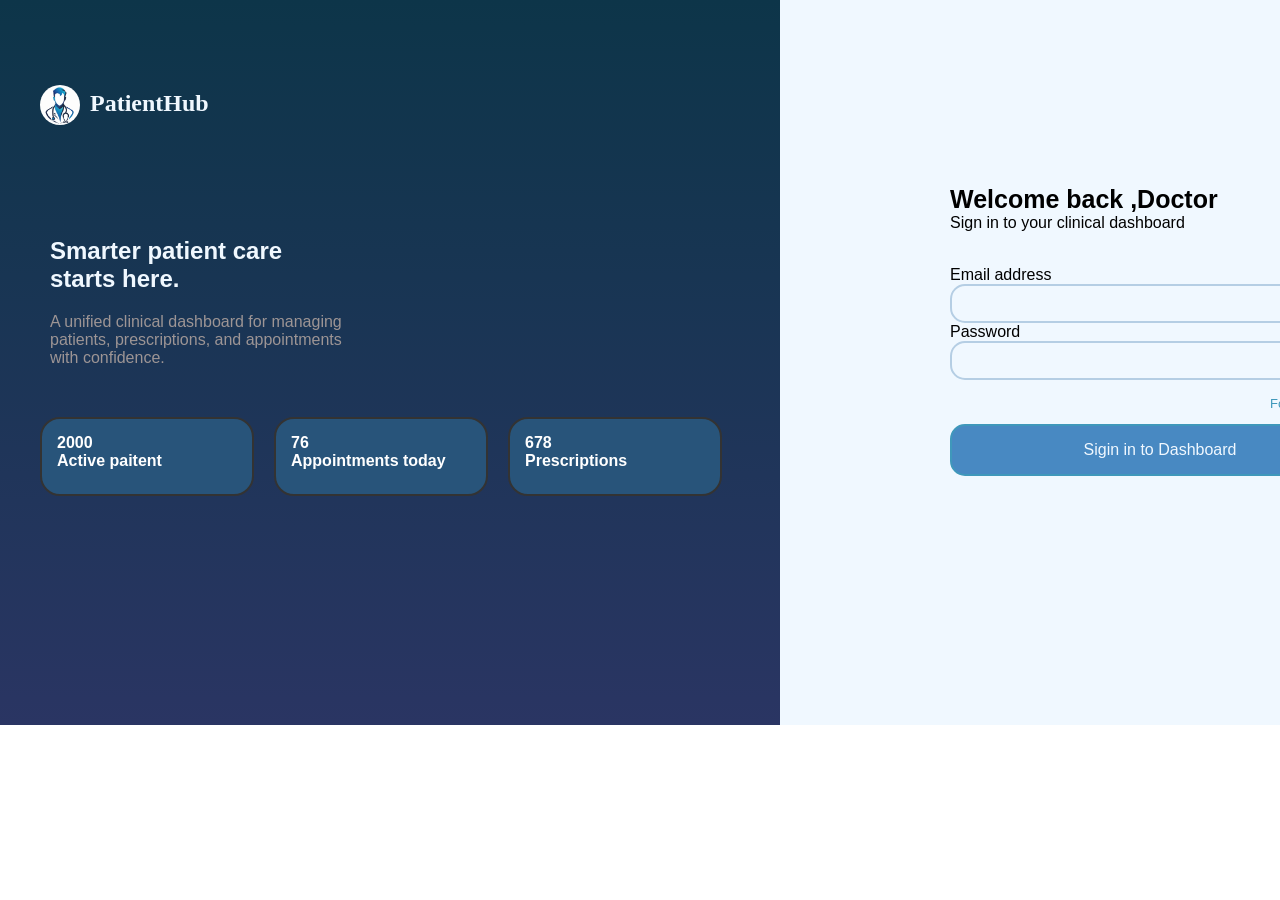
<file: frontend/index.html>
<!DOCTYPE html>
<html lang="en">
<head>
    <meta charset="UTF-8">
    <meta name="viewport" content="width=device-width, initial-scale=1.0">
    <title>Loginpage</title>
    <link rel="stylesheet" href="login.css">
</head>
<body>
    <section class="leftcontainer">
        <div class="logoandheading">
            <img class="logo" src="images/logo.png">
            <h2>PatientHub</h2> 
        </div>
        <div class="information">
            <h1 class="inform1">Smarter patient care <br>starts here.</h1>
            <p class="para1">A unified clinical dashboard for managing <br>patients, prescriptions, and appointments <br>with confidence.</p>
        </div>
        <div class="boxcontainer">
            <div>
                2000<br>
                Active paitent
            </div>
            <div>
                76<br>
                Appointments today
            </div>
            <div>
                678<br>
                Prescriptions
            </div>
        </div>
    </section>
    <section class="loginarea">
        <div class="paralogin">
        <p><b style="font-size: 25px;">Welcome back ,Doctor</b><br>Sign in to your clinical dashboard</p>
        </div><br>
        <form>
            <div class="email">
                Email address<br>
                <input type="email" id="emailtype" required>
            </div>
            <div class="password">
                Password<br>
                <input type="password" id="passtype" required>
                <p id="error-message"></p>
            </div>
            <div class="forgotpass">
                <p>Forget password?</p>                
            </div>
            <div class="restandsumbit">
                <button type="submit" id="signtodash" >
                Sigin in to Dashboard
                </button>
            </div>
        </form>
    </section>
    <script src="login.js"></script>
</body>
</html>
</file>
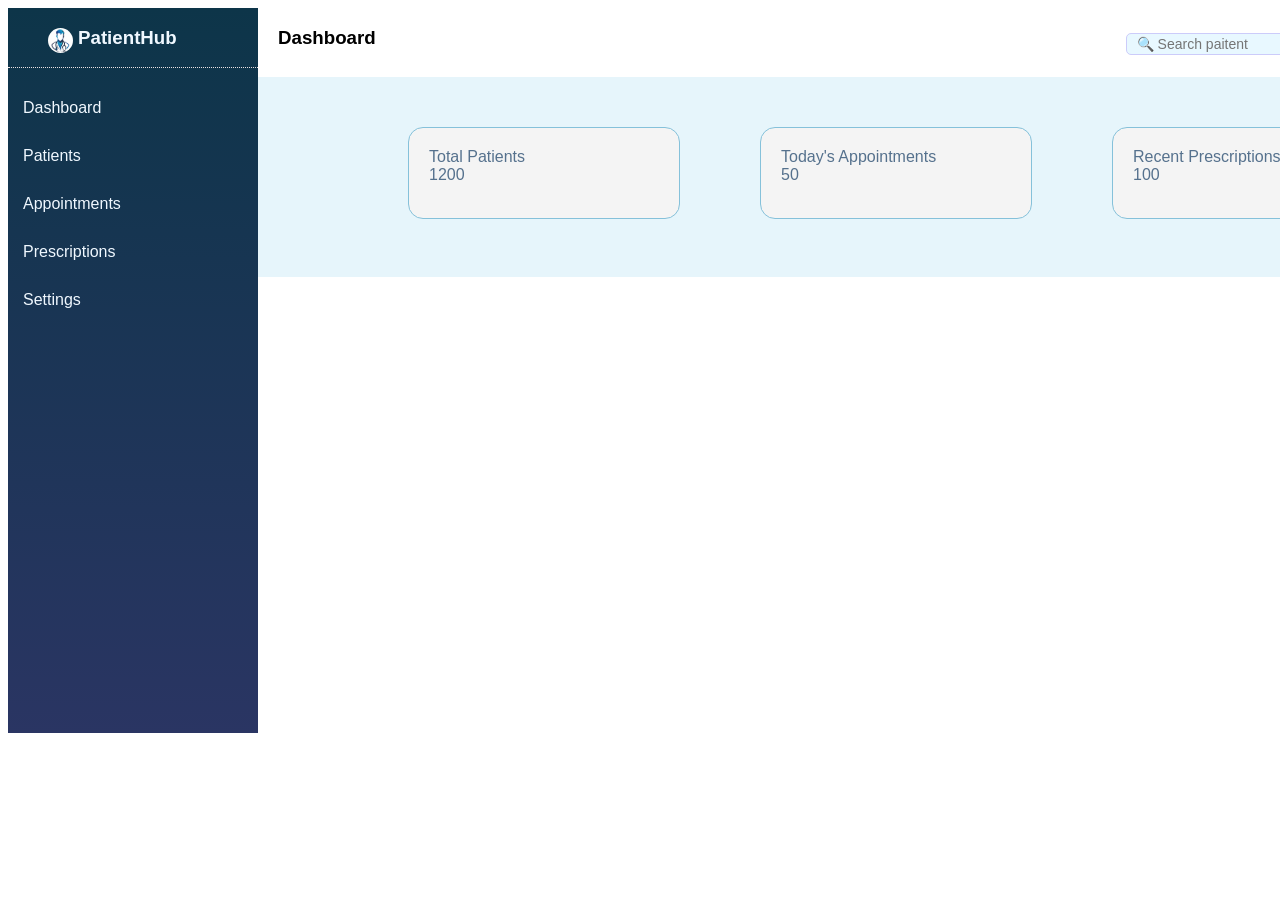
<file: frontend/dashboard.html>
<!DOCTYPE html>
<html lang="en">
<head>
    <meta charset="UTF-8">
    <meta name="viewport" content="width=device-width, initial-scale=1.0">
    <title>Dashboard</title>
    <link rel="stylesheet" href="dashboard.css">
</head>
<body>
    <section class="sidebar">
        <div class="headingbar">
            <img src="images/logo.png">
            <h3>PatientHub</h3>
        </div>
        <div class="accesbar">
            <ol>
                <li>Dashboard</li>
                <li>Patients </li>
                <li>Appointments</li>
                <li>Prescriptions</li>
                <li>Settings</li>
            </ol>
        </div>
    </section>
    <section class="contentdash">
        <div class="dash">
        <h3>Dashboard</h3>
        </div>
        <div>
           <input type="search" placeholder="🔍 Search paitent" class="searchbar">
        </div>
    </section>
        <section class="recordcontainer">
        <div class="record">
            <div> Total Patients <br>1200
          
        </div>
            <div>Today's Appointments<br>50</div>
            <div>Recent Prescriptions<br>100</div>
        </div>
    </section>
</body>
</html>
</file>
<file: frontend/login.css>
body{
    display: flex;
    margin: 0;
    position: fixed;
}
.leftcontainer{
    background:linear-gradient(#0d3549,rgb(42, 53, 99));
    width: 780px;
    height: 725px;
}
.logoandheading{
    margin-left: 40px;
    padding-top: 70px;
    color: aliceblue;
    display: flex;
    gap: 10px;
}
.logo{
    height:40px;
    width: 40px;
    border-radius: 50%;
    margin-top: 15px;
}
.inform1{
    color: aliceblue;
    font-family: sans-serif;
}

.information{
     margin-left: 50px;
    padding-top: 80px;
}
.para1{
    font-family: 'Segoe UI', Tahoma, Geneva, Verdana, sans-serif;
    color: rgb(157, 149, 149);
}
.boxcontainer {
    display: flex;
    gap: 20px;
    margin-left: 40px;
    margin-top: 50px;
}

.boxcontainer div {
    background-color: rgb(40, 84, 122);
    border-radius: 20px;
    width: 180px;
    height: 45px;
    padding: 15px;
    border: 2px solid #333;
    font-weight: bold;
    font-family: 'Segoe UI', Tahoma, Geneva, Verdana, sans-serif;
     color: white;
}
.loginarea{
    background-color:aliceblue;
    width: 780px;
    margin: 0;
}
.paralogin{
     margin-left: 170px;
     font-family: 'Segoe UI', Tahoma, Geneva, Verdana, sans-serif;
     margin-top: 185px;
}
.email{
     margin-left: 170px;
     font-family: 'Segoe UI', Tahoma, Geneva, Verdana, sans-serif;
}
#emailtype{
    width: 400px;
    border-radius: 15px;
    height: 15px;
    border: 2px solid rgb(181, 206, 228);
    background-color: aliceblue;
    padding: 10px;
}
#emailtype:focus{
    outline: none;
    border: 2px solid rgb(72, 137, 194);
}
.password{
    margin-left: 170px;
     font-family: 'Segoe UI', Tahoma, Geneva, Verdana, sans-serif;
}
#passtype{
     width: 400px;
    border-radius: 15px;
    height: 15px;
    border: 2px solid rgb(181, 206, 228);
    background-color: aliceblue;
    padding: 10px;
}
#passtype:focus{
    outline: none;
    border: 2px solid rgb(72, 137, 194);
}
.forgotpass{
    color:  rgb(63, 152, 187);
    font-family: 'Segoe UI', Tahoma, Geneva, Verdana, sans-serif;
    font-size: small;
    margin-left: 490px;
    cursor: pointer;
    gap: 10px;
}
.forgotpass:hover{
    text-decoration: underline;
}

#signtodash{
     margin-left: 170px;
    border-radius: 15px;
    height: 20x;
    padding: 15px;
    width: 420px;
    background-color: rgb(72, 137, 194);
    text-align: center;
    font-family: 'Segoe UI', Tahoma, Geneva, Verdana, sans-serif;
    color: aliceblue;
    cursor: pointer;
    border:2px solid rgb(63, 152, 187);
    font-size: medium;
}
#signtodash:hover{
    background-color:rgb(60, 123, 178) ;
}
/* =========================
   MEDIA QUERY FOR MOBILE
========================= */
@media screen and (max-width: 768px) {

    body{
        flex-direction: column;
        position: static;
        overflow-x: hidden;
    }

    .leftcontainer{
        width: 100%;
        height: auto;
        padding-bottom: 40px;
    }

    .logoandheading{
        margin-left: 20px;
        padding-top: 40px;
        flex-direction: row;
        align-items: center;
    }

    .information{
        margin-left: 20px;
        padding-top: 40px;
        padding-right: 20px;
    }

    .boxcontainer{
        flex-direction: column;
        margin-left: 20px;
        margin-right: 20px;
        gap: 15px;
    }

    .boxcontainer div{
        width: 90%;
        height: auto;
    }

    .loginarea{
        width: 100%;
        padding-bottom: 50px;
    }

    .paralogin{
        margin-left: 20px;
        margin-top: 60px;
    }

    .email,
    .password{
        margin-left: 20px;
    }

    #emailtype,
    #passtype{
        width: 90%;
    }

    .forgotpass{
        margin-left: 20px;
        margin-top: 10px;
        display: block;
    }

    #signtodash{
        margin-left: 20px;
        width: 90%;
    }
}
</file>
<file: frontend/dashboard.css>
.sidebar{
    background:linear-gradient(#0d3549,rgb(42, 53, 99));
    width: 250px;
    height: 725px;
    margin: 0;
    position: fixed;
}
.headingbar{
    display: flex;
    font-family: 'Segoe UI', Tahoma, Geneva, Verdana, sans-serif;
    gap: 5px;
    color: aliceblue;
    border-bottom: 1px dotted rgb(235, 226, 226);
}
.headingbar img{
    height: 25px;
    width: 25px;
    border-radius: 50%;
    margin-top: 20px;
    margin-left: 40px;
}
.accesbar{
    display: fixed;
}
.accesbar ol{
    list-style: none;
    padding: 0;
}
.accesbar li{
    color: aliceblue;
    cursor: pointer;
    padding: 15px;
    font-family: 'Segoe UI', Tahoma, Geneva, Verdana, sans-serif;
    
}
.accesbar li:hover{
      border: 1px solid rgb(126, 126, 185);
      background:#55718d;
      border-radius: 20px;
}
.contentdash{
    display: flex;
}
.dash{
    margin-left: 270px;
    font-family: 'Segoe UI', Tahoma, Geneva, Verdana, sans-serif;
    margin-top: 0px;
    
}
.searchbar{
    margin-left: 750px;
    font-family: 'Segoe UI', Tahoma, Geneva, Verdana, sans-serif;
    margin-top: 25px;
    height: 20px;
    width: 170px;
    border: 1px solid rgb(204, 204, 250);
    padding: 10px;
    border-radius: 5px;
    background-color: rgb(232, 248, 255);
    font-size: 14px;

}
.searchbar:hover{
    border: 1px solid rgb(133, 193, 218);
}
.recordcontainer{
    margin-top: 10px;
    margin-left: 250px;
    height: 200px;
    width: 1270px;
    background-color: rgb(230, 245, 251);
}
.record{
    display: flex;
    gap: 80px;
    margin-left: 150px;
}
.record div{
      background:#f4f4f4;
      padding:20px;
      width:230px;
      height: 50px;
      margin-top: 50px;
      border: 1px solid rgb(133, 193, 218);
      border-radius: 15px;
      font-family: 'Segoe UI', Tahoma, Geneva, Verdana, sans-serif;
      color: #55718d;
}
.patientimage{
    border-radius: 60%;
    height: 40px;
    width: 50px;
    margin-left: 135px;
}
</file>
